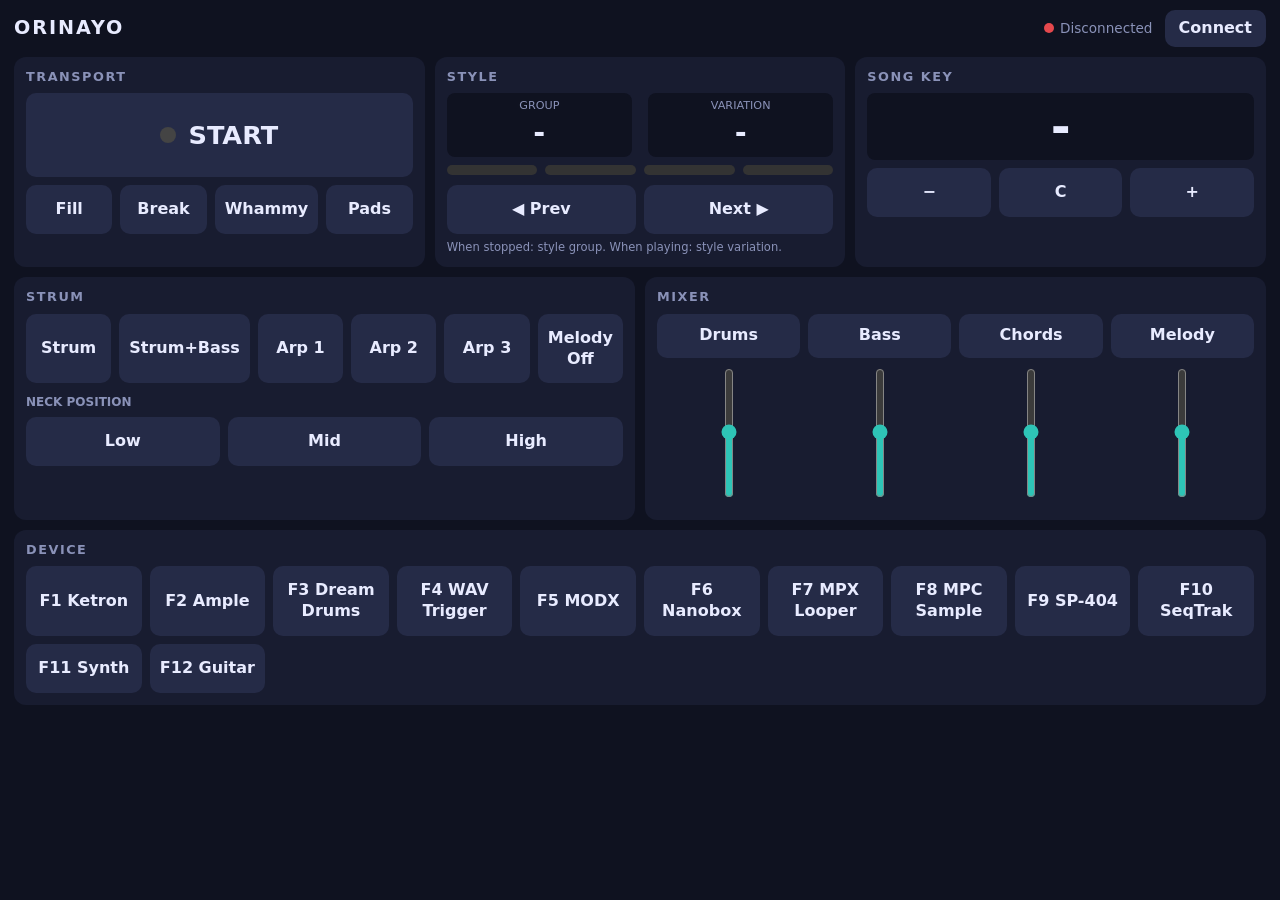
<file: web/index.html>
<!DOCTYPE html>
<html lang="en">
<head>
<meta charset="utf-8">
<meta name="viewport" content="width=device-width, initial-scale=1, viewport-fit=cover">
<meta name="theme-color" content="#0f1220">
<meta name="apple-mobile-web-app-capable" content="yes">
<title>Orinayo Controller</title>
<link rel="manifest" href="manifest.webmanifest">
<link rel="icon" href="icons/icon-192.png">
<link rel="apple-touch-icon" href="icons/icon-192.png">
<link rel="stylesheet" href="style.css">
</head>
<body>
<header>
  <h1>Orinayo</h1>
  <div id="conn" class="conn off"><span class="dot"></span><span id="connText">Disconnected</span></div>
  <button id="connectBtn" class="btn small">Connect</button>
</header>

<div id="notice" class="notice" hidden></div>

<main>
  <section class="panel transport">
    <h2>Transport</h2>
    <button id="startBtn" class="btn big" data-key="40"><span class="led" id="startLed"></span><span id="startText">START</span></button>
    <div class="row">
      <button class="btn" data-key="42">Fill</button>
      <button class="btn" data-key="43">Break</button>
      <button class="btn" data-key="44">Whammy</button>
      <button class="btn" data-key="53">Pads</button>
    </div>
  </section>

  <section class="panel style">
    <h2>Style</h2>
    <div class="readout">
      <div><small>Group</small><b id="styleGroup">-</b></div>
      <div><small>Variation</small><b id="styleSection">-</b></div>
    </div>
    <div class="leds" id="sectionLeds"><i></i><i></i><i></i><i></i></div>
    <div class="row">
      <button class="btn" data-key="80">&#9664; Prev</button>
      <button class="btn" data-key="79">Next &#9654;</button>
    </div>
    <small class="hint">When stopped: style group. When playing: style variation.</small>
  </section>

  <section class="panel songkey">
    <h2>Song Key</h2>
    <div class="readout single"><div><b id="songKey" class="huge">-</b></div></div>
    <div class="row">
      <button class="btn" data-key="86">&minus;</button>
      <button class="btn" data-key="38">C</button>
      <button class="btn" data-key="87">+</button>
    </div>
  </section>

  <section class="panel strum">
    <h2>Strum</h2>
    <div class="row" id="patterns">
      <button class="btn" data-key="30" data-pat="0">Strum</button>
      <button class="btn" data-key="31" data-pat="1">Strum+Bass</button>
      <button class="btn" data-key="32" data-pat="2">Arp 1</button>
      <button class="btn" data-key="33" data-pat="3">Arp 2</button>
      <button class="btn" data-key="34" data-pat="4">Arp 3</button>
      <button class="btn" data-key="39">Melody Off</button>
    </div>
    <h3>Neck position</h3>
    <div class="row" id="neck">
      <button class="btn" data-key="35" data-neck="1">Low</button>
      <button class="btn" data-key="36" data-neck="2">Mid</button>
      <button class="btn" data-key="37" data-neck="3">High</button>
    </div>
  </section>

  <section class="panel mixer">
    <h2>Mixer</h2>
    <div class="faders">
      <div class="ch" data-track="0"><button class="btn mute" data-key="70">Drums</button><input type="range" min="10" max="127" orient="vertical"><output></output></div>
      <div class="ch" data-track="1"><button class="btn mute" data-key="71">Bass</button><input type="range" min="10" max="127" orient="vertical"><output></output></div>
      <div class="ch" data-track="2"><button class="btn mute" data-key="72">Chords</button><input type="range" min="10" max="127" orient="vertical"><output></output></div>
      <div class="ch" data-track="3"><button class="btn nomute">Melody</button><input type="range" min="10" max="127" orient="vertical"><output></output></div>
    </div>
  </section>

  <section class="panel presets">
    <h2>Device</h2>
    <div class="grid">
      <button class="btn" data-key="58">F1 Ketron</button>
      <button class="btn" data-key="59">F2 Ample</button>
      <button class="btn" data-key="60">F3 Dream Drums</button>
      <button class="btn" data-key="61">F4 WAV Trigger</button>
      <button class="btn" data-key="62">F5 MODX</button>
      <button class="btn" data-key="63">F6 Nanobox</button>
      <button class="btn" data-key="64">F7 MPX Looper</button>
      <button class="btn" data-key="65">F8 MPC Sample</button>
      <button class="btn" data-key="66">F9 SP-404</button>
      <button class="btn" data-key="67">F10 SeqTrak</button>
      <button class="btn" data-key="68">F11 Synth</button>
      <button class="btn" data-key="69">F12 Guitar</button>
    </div>
  </section>
</main>

<dialog id="devDialog">
  <form method="dialog">
    <h2>MIDI ports</h2>
    <label>Input <select id="inSel"></select></label>
    <label>Output <select id="outSel"></select></label>
    <button class="btn">Close</button>
  </form>
</dialog>

<script src="app.js"></script>
</body>
</html>
</file>
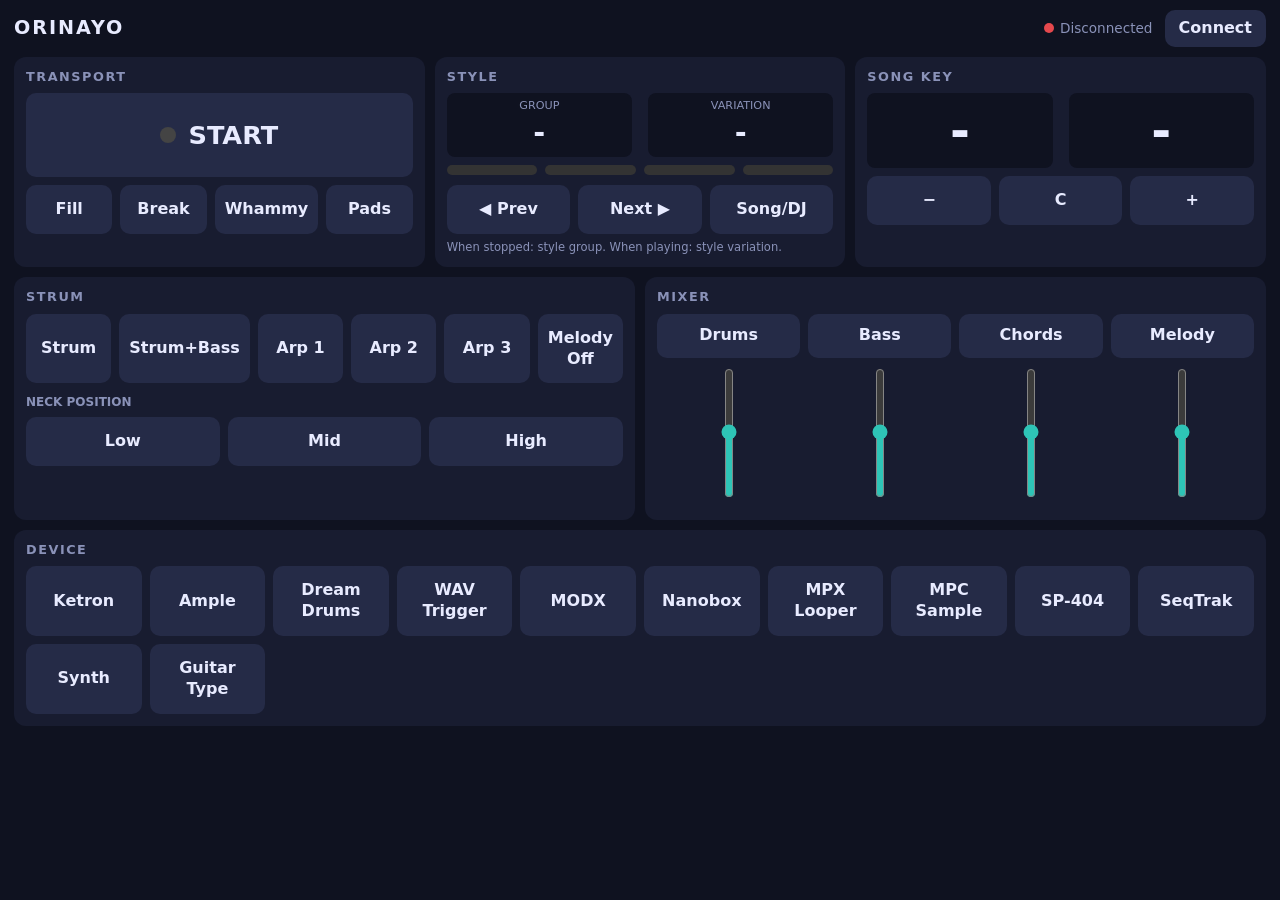
<file: docs/web/index.html>
<!DOCTYPE html>
<html lang="en">
<head>
<meta charset="utf-8">
<meta name="viewport" content="width=device-width, initial-scale=1, viewport-fit=cover">
<meta name="theme-color" content="#0f1220">
<meta name="apple-mobile-web-app-capable" content="yes">
<title>Orinayo Controller</title>
<link rel="manifest" href="manifest.webmanifest">
<link rel="icon" href="icons/icon-192.png">
<link rel="apple-touch-icon" href="icons/icon-192.png">
<link rel="stylesheet" href="style.css">
</head>
<body>
<header>
  <h1>Orinayo</h1>
  <div id="conn" class="conn off"><span class="dot"></span><span id="connText">Disconnected</span></div>
  <button id="connectBtn" class="btn small">Connect</button>
</header>

<div id="notice" class="notice" hidden></div>

<main>
  <section class="panel transport">
    <h2>Transport</h2>
    <button id="startBtn" class="btn big" data-key="40"><span class="led" id="startLed"></span><span id="startText">START</span></button>
    <div class="row">
      <button class="btn" data-key="42">Fill</button>
      <button class="btn" data-key="43">Break</button>
      <button class="btn" data-key="44">Whammy</button>
      <button class="btn" data-key="53">Pads</button>
    </div>
  </section>

  <section class="panel style">
    <h2>Style</h2>
    <div class="readout">
      <div><small>Group</small><b id="styleGroup">-</b></div>
      <div><small>Variation</small><b id="styleSection">-</b></div>
    </div>
    <div class="leds" id="sectionLeds"><i></i><i></i><i></i><i></i></div>
    <div class="row">
      <button class="btn" data-key="80">&#9664; Prev</button>
      <button class="btn" data-key="79">Next &#9654;</button>
      <button class="btn" data-key="88" id="songMode">Song/DJ</button>	  
    </div>
    <small class="hint">When stopped: style group. When playing: style variation.</small>
  </section>

  <section class="panel songkey">
    <h2>Song Key</h2>
    <div class="readout">
	  <div><b id="songKey" class="huge">-</b></div>
      <div><b id="activeChord" class="huge">-</b></div>
    </div>
    <div class="row">
      <button class="btn" data-key="86">&minus;</button>
      <button class="btn" data-key="38">C</button>
      <button class="btn" data-key="87">+</button>
    </div>
  </section>

  <section class="panel strum">
    <h2>Strum</h2>
    <div class="row" id="patterns">
      <button class="btn" data-key="30" data-pat="1" id="strum_bpm">Strum</button>
      <button class="btn" data-key="31" data-pat="2">Strum+Bass</button>
      <button class="btn" data-key="32" data-pat="3">Arp 1</button>
      <button class="btn" data-key="33" data-pat="4">Arp 2</button>
      <button class="btn" data-key="34" data-pat="5">Arp 3</button>
      <button class="btn" data-key="39" data-pat="0">Melody Off</button>
    </div>
    <h3>Neck position</h3>
    <div class="row" id="neck">
      <button class="btn" data-key="35" data-neck="1">Low</button>
      <button class="btn" data-key="36" data-neck="2">Mid</button>
      <button class="btn" data-key="37" data-neck="3">High</button>
    </div>
  </section>

  <section class="panel mixer">
    <h2>Mixer</h2>
    <div class="faders">
      <div class="ch" data-track="0"><button class="btn mute" data-key="70">Drums</button><input type="range" min="10" max="127" orient="vertical"><output></output></div>
      <div class="ch" data-track="1"><button class="btn mute" data-key="71">Bass</button><input type="range" min="10" max="127" orient="vertical"><output></output></div>
      <div class="ch" data-track="2"><button class="btn mute" data-key="72">Chords</button><input type="range" min="10" max="127" orient="vertical"><output></output></div>
      <div class="ch" data-track="3"><button class="btn nomute">Melody</button><input type="range" min="10" max="127" orient="vertical"><output></output></div>
    </div>
  </section>

  <section class="panel presets">
    <h2>Device</h2>
    <div class="grid">
      <button class="btn" data-key="58">Ketron</button>
      <button class="btn" data-key="59">Ample</button>
      <button class="btn" data-key="60">Dream Drums</button>
      <button class="btn" data-key="61">WAV Trigger</button>
      <button class="btn" data-key="62">MODX</button>
      <button class="btn" data-key="63">Nanobox</button>
      <button class="btn" data-key="64">MPX Looper</button>
      <button class="btn" data-key="65">MPC Sample</button>
      <button class="btn" data-key="66">SP-404</button>
      <button class="btn" data-key="67">SeqTrak</button>
      <button class="btn" data-key="68">Synth</button>
      <button class="btn" data-key="69">Guitar Type</button>
    </div>
  </section>
</main>

<dialog id="devDialog">
  <form method="dialog">
    <h2>MIDI ports</h2>
    <label>Input <select id="inSel"></select></label>
    <label>Output <select id="outSel"></select></label>
    <button class="btn">Close</button>
  </form>
</dialog>

<script src="app.js"></script>
</body>
</html>
</file>
<file: web/style.css>
:root {
  --bg: #0f1220; --panel: #181c30; --btn: #252b47; --btn-hi: #343c63;
  --fg: #e8ebff; --dim: #8a92b8; --on: #2ec4b6; --warn: #ff9f1c; --off: #e5484d;
}
* { box-sizing: border-box; -webkit-tap-highlight-color: transparent; }
html, body { margin: 0; background: var(--bg); color: var(--fg);
  font: 16px/1.3 system-ui, -apple-system, Segoe UI, Roboto, sans-serif; touch-action: manipulation; }
body { padding: env(safe-area-inset-top) env(safe-area-inset-right) env(safe-area-inset-bottom) env(safe-area-inset-left); user-select: none; }

header { display: flex; align-items: center; gap: 12px; padding: 10px 14px; }
header h1 { font-size: 1.2rem; margin: 0; flex: 1; letter-spacing: .1em; text-transform: uppercase; }
.conn { display: flex; align-items: center; gap: 6px; font-size: .85rem; color: var(--dim); }
.dot { width: 10px; height: 10px; border-radius: 50%; background: var(--off); }
.conn.on .dot { background: var(--on); box-shadow: 0 0 8px var(--on); }
.notice { margin: 0 14px 8px; padding: 10px; border-radius: 8px; background: #3a2a14; color: var(--warn); font-size: .9rem; }

main { display: grid; gap: 10px; padding: 0 10px 14px; grid-template-columns: 1fr; }
.panel { background: var(--panel); border-radius: 12px; padding: 12px; }
h2 { margin: 0 0 8px; font-size: .8rem; color: var(--dim); text-transform: uppercase; letter-spacing: .12em; }
h3 { margin: 12px 0 6px; font-size: .75rem; color: var(--dim); text-transform: uppercase; }
.hint { color: var(--dim); display: block; margin-top: 6px; font-size: .72rem; }

.row { display: flex; flex-wrap: wrap; gap: 8px; }
.row > .btn { flex: 1 1 70px; }
.grid { display: grid; grid-template-columns: repeat(auto-fill, minmax(110px, 1fr)); gap: 8px; }

.btn { background: var(--btn); color: var(--fg); border: 0; border-radius: 10px; padding: 14px 10px; min-height: 48px;
  font: inherit; font-weight: 600; cursor: pointer; transition: background .08s, transform .05s; }
.btn:active, .btn.pressed { background: var(--btn-hi); transform: scale(.97); }
.btn.small { padding: 8px 14px; min-height: 0; }
.btn.active { background: var(--on); color: #05201d; }
.btn.big { width: 100%; min-height: 84px; font-size: 1.6rem; margin-bottom: 8px; display: flex; align-items: center; justify-content: center; gap: 12px; }
.btn.big.running { background: #4a1f24; }
.led { width: 16px; height: 16px; border-radius: 50%; background: #444; }
.running .led { background: var(--off); box-shadow: 0 0 10px var(--off); }

.readout { display: flex; gap: 16px; margin-bottom: 8px; }
.readout div { flex: 1; background: var(--bg); border-radius: 8px; padding: 6px 10px; text-align: center; }
.readout small { display: block; color: var(--dim); font-size: .7rem; text-transform: uppercase; }
.readout b { font-size: 1.8rem; }
.readout .huge { font-size: 3rem; }
.readout.single div { padding: 2px 10px; }

.leds { display: flex; gap: 8px; margin-bottom: 10px; }
.leds i { flex: 1; height: 10px; border-radius: 5px; background: #333; }
.leds i.on { background: var(--warn); box-shadow: 0 0 8px var(--warn); }

.faders { display: flex; gap: 8px; justify-content: space-around; }
.ch { display: flex; flex-direction: column; align-items: center; gap: 8px; flex: 1; }
.ch .btn { width: 100%; padding: 10px 4px; min-height: 44px; }
.ch .btn.muted { background: var(--off); color: #fff; }
.ch input[type=range] { writing-mode: vertical-lr; direction: rtl; -webkit-appearance: slider-vertical; appearance: slider-vertical;
  width: 36px; height: 160px; accent-color: var(--on); }
.ch output { font-variant-numeric: tabular-nums; color: var(--dim); font-size: .85rem; }

dialog { background: var(--panel); color: var(--fg); border: 0; border-radius: 12px; }
dialog label { display: block; margin: 10px 0; }
dialog select { width: 100%; padding: 8px; margin-top: 4px; }

/* Landscape / desktop / tablet */
@media (min-width: 720px) and (orientation: landscape), (min-width: 900px) {
  main { grid-template-columns: repeat(6, 1fr); padding: 0 14px 14px; }
  .transport { grid-column: span 2; }
  .style { grid-column: span 2; }
  .songkey { grid-column: span 2; }
  .strum { grid-column: span 3; }
  .mixer { grid-column: span 3; }
  .presets { grid-column: span 6; }
  .ch input[type=range] { height: 130px; }
}
/* Short landscape phones */
@media (max-height: 480px) and (orientation: landscape) {
  header { padding: 4px 14px; }
  .btn { min-height: 40px; padding: 8px; }
  .btn.big { min-height: 56px; font-size: 1.2rem; }
  .ch input[type=range] { height: 90px; }
  .readout b { font-size: 1.4rem; } .readout .huge { font-size: 2rem; }
}
</file>
<file: docs/web/style.css>
:root {
  --bg: #0f1220; --panel: #181c30; --btn: #252b47; --btn-hi: #343c63;
  --fg: #e8ebff; --dim: #8a92b8; --on: #2ec4b6; --warn: #ff9f1c; --off: #e5484d;
}
* { box-sizing: border-box; -webkit-tap-highlight-color: transparent; }
html, body { margin: 0; background: var(--bg); color: var(--fg);
  font: 16px/1.3 system-ui, -apple-system, Segoe UI, Roboto, sans-serif; touch-action: manipulation; }
body { padding: env(safe-area-inset-top) env(safe-area-inset-right) env(safe-area-inset-bottom) env(safe-area-inset-left); user-select: none; }

header { display: flex; align-items: center; gap: 12px; padding: 10px 14px; }
header h1 { font-size: 1.2rem; margin: 0; flex: 1; letter-spacing: .1em; text-transform: uppercase; }
.conn { display: flex; align-items: center; gap: 6px; font-size: .85rem; color: var(--dim); }
.dot { width: 10px; height: 10px; border-radius: 50%; background: var(--off); }
.conn.on .dot { background: var(--on); box-shadow: 0 0 8px var(--on); }
.notice { margin: 0 14px 8px; padding: 10px; border-radius: 8px; background: #3a2a14; color: var(--warn); font-size: .9rem; }

main { display: grid; gap: 10px; padding: 0 10px 14px; grid-template-columns: 1fr; }
.panel { background: var(--panel); border-radius: 12px; padding: 12px; }
h2 { margin: 0 0 8px; font-size: .8rem; color: var(--dim); text-transform: uppercase; letter-spacing: .12em; }
h3 { margin: 12px 0 6px; font-size: .75rem; color: var(--dim); text-transform: uppercase; }
.hint { color: var(--dim); display: block; margin-top: 6px; font-size: .72rem; }

.row { display: flex; flex-wrap: wrap; gap: 8px; }
.row > .btn { flex: 1 1 70px; }
.grid { display: grid; grid-template-columns: repeat(auto-fill, minmax(110px, 1fr)); gap: 8px; }

.btn { background: var(--btn); color: var(--fg); border: 0; border-radius: 10px; padding: 14px 10px; min-height: 48px;
  font: inherit; font-weight: 600; cursor: pointer; transition: background .08s, transform .05s; }
.btn:active, .btn.pressed { background: var(--btn-hi); transform: scale(.97); }
.btn.small { padding: 8px 14px; min-height: 0; }
.btn.active { background: var(--on); color: #05201d; }
.btn.big { width: 100%; min-height: 84px; font-size: 1.6rem; margin-bottom: 8px; display: flex; align-items: center; justify-content: center; gap: 12px; }
.btn.big.running { background: #4a1f24; }
.led { width: 16px; height: 16px; border-radius: 50%; background: #444; }
.running .led { background: var(--off); box-shadow: 0 0 10px var(--off); }

.readout { display: flex; gap: 16px; margin-bottom: 8px; }
.readout div { flex: 1; background: var(--bg); border-radius: 8px; padding: 6px 10px; text-align: center; }
.readout small { display: block; color: var(--dim); font-size: .7rem; text-transform: uppercase; }
.readout b { font-size: 1.8rem; }
.readout .huge { font-size: 3rem; }
.readout.single div { padding: 2px 10px; }

.leds { display: flex; gap: 8px; margin-bottom: 10px; }
.leds i { flex: 1; height: 10px; border-radius: 5px; background: #333; }
.leds i.on { background: var(--warn); box-shadow: 0 0 8px var(--warn); }

.faders { display: flex; gap: 8px; justify-content: space-around; }
.ch { display: flex; flex-direction: column; align-items: center; gap: 8px; flex: 1; }
.ch .btn { width: 100%; padding: 10px 4px; min-height: 44px; }
.ch .btn.muted { background: var(--off); color: #fff; }
.ch input[type=range] { writing-mode: vertical-lr; direction: rtl; -webkit-appearance: slider-vertical; appearance: slider-vertical;
  width: 36px; height: 160px; accent-color: var(--on); }
.ch output { font-variant-numeric: tabular-nums; color: var(--dim); font-size: .85rem; }

dialog { background: var(--panel); color: var(--fg); border: 0; border-radius: 12px; }
dialog label { display: block; margin: 10px 0; }
dialog select { width: 100%; padding: 8px; margin-top: 4px; }

/* Landscape / desktop / tablet */
@media (min-width: 720px) and (orientation: landscape), (min-width: 900px) {
  main { grid-template-columns: repeat(6, 1fr); padding: 0 14px 14px; }
  .transport { grid-column: span 2; }
  .style { grid-column: span 2; }
  .songkey { grid-column: span 2; }
  .strum { grid-column: span 3; }
  .mixer { grid-column: span 3; }
  .presets { grid-column: span 6; }
  .ch input[type=range] { height: 130px; }
}
/* Short landscape phones */
@media (max-height: 480px) and (orientation: landscape) {
  header { padding: 4px 14px; }
  .btn { min-height: 40px; padding: 8px; }
  .btn.big { min-height: 56px; font-size: 1.2rem; }
  .ch input[type=range] { height: 90px; }
  .readout b { font-size: 1.4rem; } .readout .huge { font-size: 2rem; }
}
</file>
